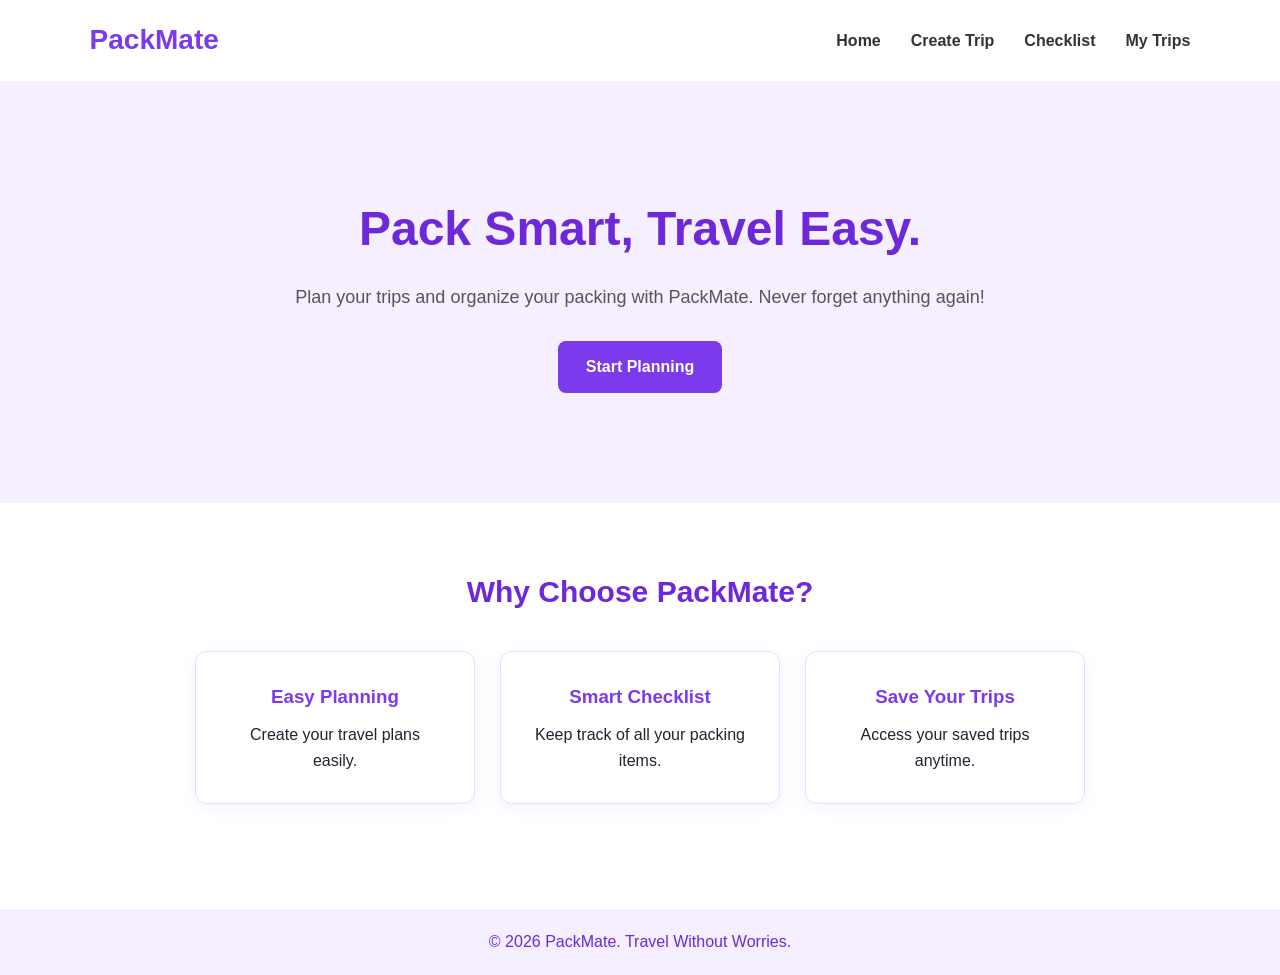
<file: index.html>
<!DOCTYPE html>
<html lang="en">

<head>
    <meta charset="UTF-8">
    <meta name="viewport" content="width=device-width, initial-scale=1.0">

    <title>PackMate - Smart Travel Planner</title>

    <link rel="stylesheet" href="style.css">
</head>

<body>

    <!-- Navigation Bar -->
    <header>
        <nav>
            <h2>PackMate</h2>

            <ul>
                <li><a href="index.html">Home</a></li>
                <li><a href="trip.html">Create Trip</a></li>
                <li><a href="checklist.html">Checklist</a></li>
                <li><a href="mytrips.html">My Trips</a></li>
            </ul>
        </nav>
    </header>

    <!-- Hero Section -->
    <main>
        <section class="hero">

            <h1>Pack Smart, Travel Easy.</h1>

            <p>
                Plan your trips and organize your packing
                with PackMate. Never forget anything again!
            </p>

            <a href="trip.html" class="btn">
                Start Planning
            </a>

        </section>
    </main>

    <!-- Features Section -->
    <section class="features">

        <h2>Why Choose PackMate?</h2>

        <div class="feature-container">

            <div class="feature-card">
                <h3>Easy Planning</h3>
                <p>Create your travel plans easily.</p>
            </div>

            <div class="feature-card">
                <h3>Smart Checklist</h3>
                <p>Keep track of all your packing items.</p>
            </div>

            <div class="feature-card">
                <h3>Save Your Trips</h3>
                <p>Access your saved trips anytime.</p>
            </div>

        </div>

    </section>

    <!-- Footer -->
    <footer>
        <p>© 2026 PackMate. Travel Without Worries.</p>
    </footer>
<script src="script.js"></script>
</body>
</body>
</html>
</file>
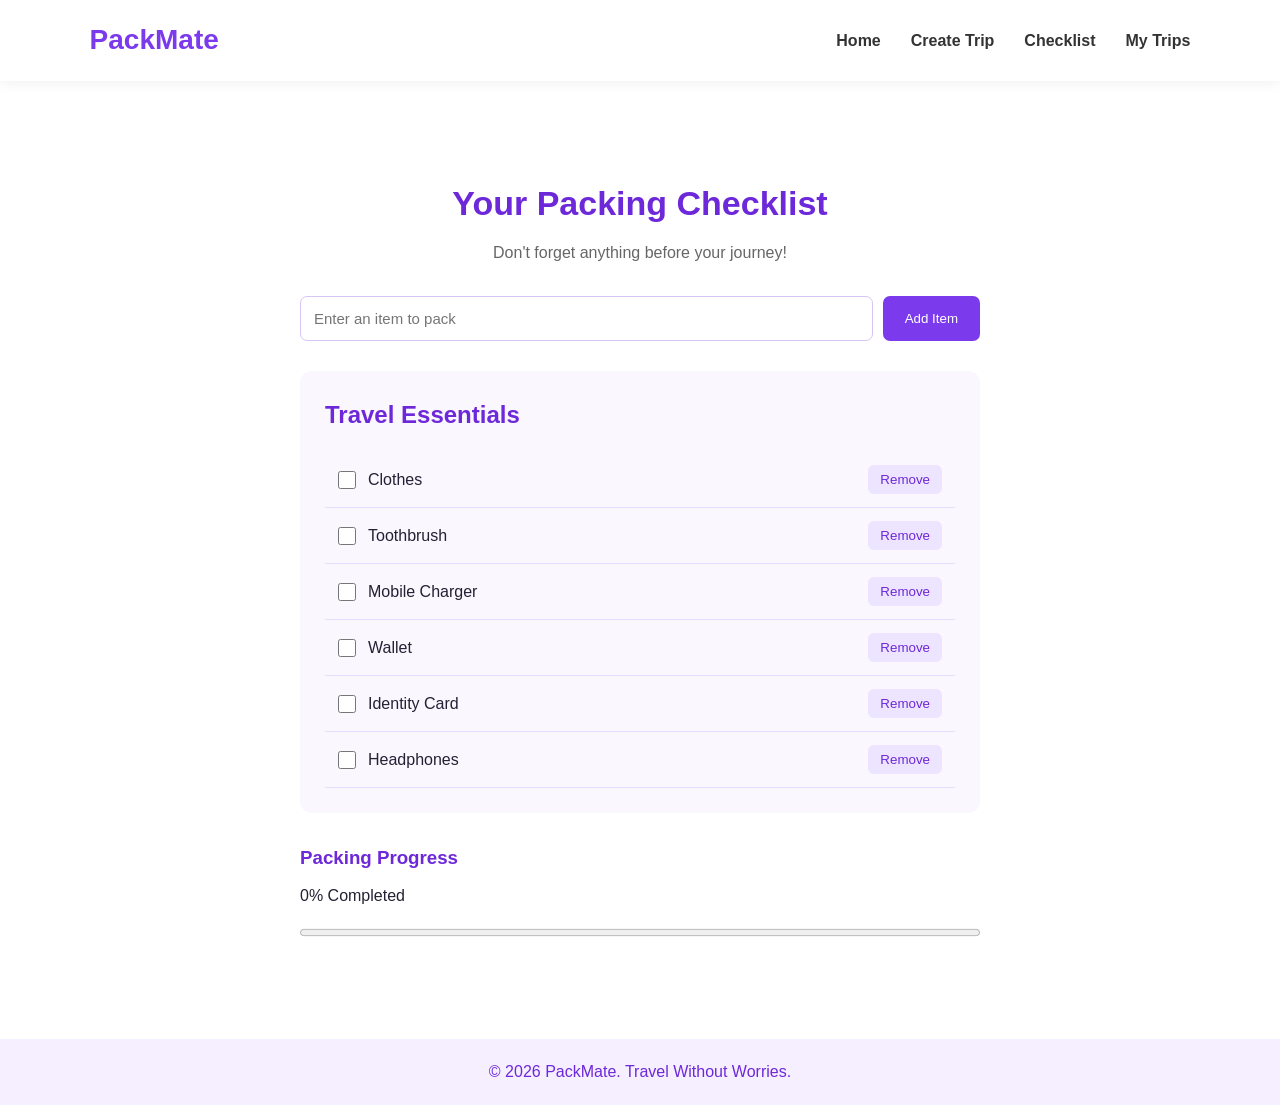
<file: checklist.html>
<!DOCTYPE html>
<html lang="en">

<head>
    <meta charset="UTF-8">
    <meta name="viewport" content="width=device-width, initial-scale=1.0">

    <title>Packing Checklist - PackMate</title>

    <link rel="stylesheet" href="style.css">
</head>

<body>

    <!-- Navigation Bar -->
    <header>
        <nav>
            <h2>PackMate</h2>

            <ul>
                <li><a href="index.html">Home</a></li>
                <li><a href="trip.html">Create Trip</a></li>
                <li><a href="checklist.html">Checklist</a></li>
                <li><a href="mytrips.html">My Trips</a></li>
            </ul>
        </nav>
    </header>

    <!-- Checklist Section -->
    <main>

        <section class="checklist-section">

            <h1>Your Packing Checklist</h1>

            <p>Don't forget anything before your journey!</p>

            <!-- Add Item Form -->
            <div class="add-item">

                <input type="text" id="itemInput"
                    placeholder="Enter an item to pack">

                <button type="button" id="addButton">
                    Add Item
                </button>

            </div>

            <!-- Packing Categories -->
            <div class="packing-list">

                <h2>Travel Essentials</h2>

                <ul id="itemList">

                    <li>
                        <input type="checkbox">
                        <span>Clothes</span>
                    </li>

                    <li>
                        <input type="checkbox">
                        <span>Toothbrush</span>
                    </li>

                    <li>
                        <input type="checkbox">
                        <span>Mobile Charger</span>
                    </li>

                    <li>
                        <input type="checkbox">
                        <span>Wallet</span>
                    </li>

                    <li>
                        <input type="checkbox">
                        <span>Identity Card</span>
                    </li>

                    <li>
                        <input type="checkbox">
                        <span>Headphones</span>
                    </li>

                </ul>

            </div>

            <!-- Progress Section -->
            <div class="progress-section">

                <h3>Packing Progress</h3>

                <p id="progressText">0% Completed</p>

                <progress id="packingProgress"
                    value="0" max="100">
                </progress>

            </div>

        </section>

    </main>

    <!-- Footer -->
    <footer>
        <p>© 2026 PackMate. Travel Without Worries.</p>
    </footer>
<script src="script.js"></script>
</body>
</body>
</html>
</file>
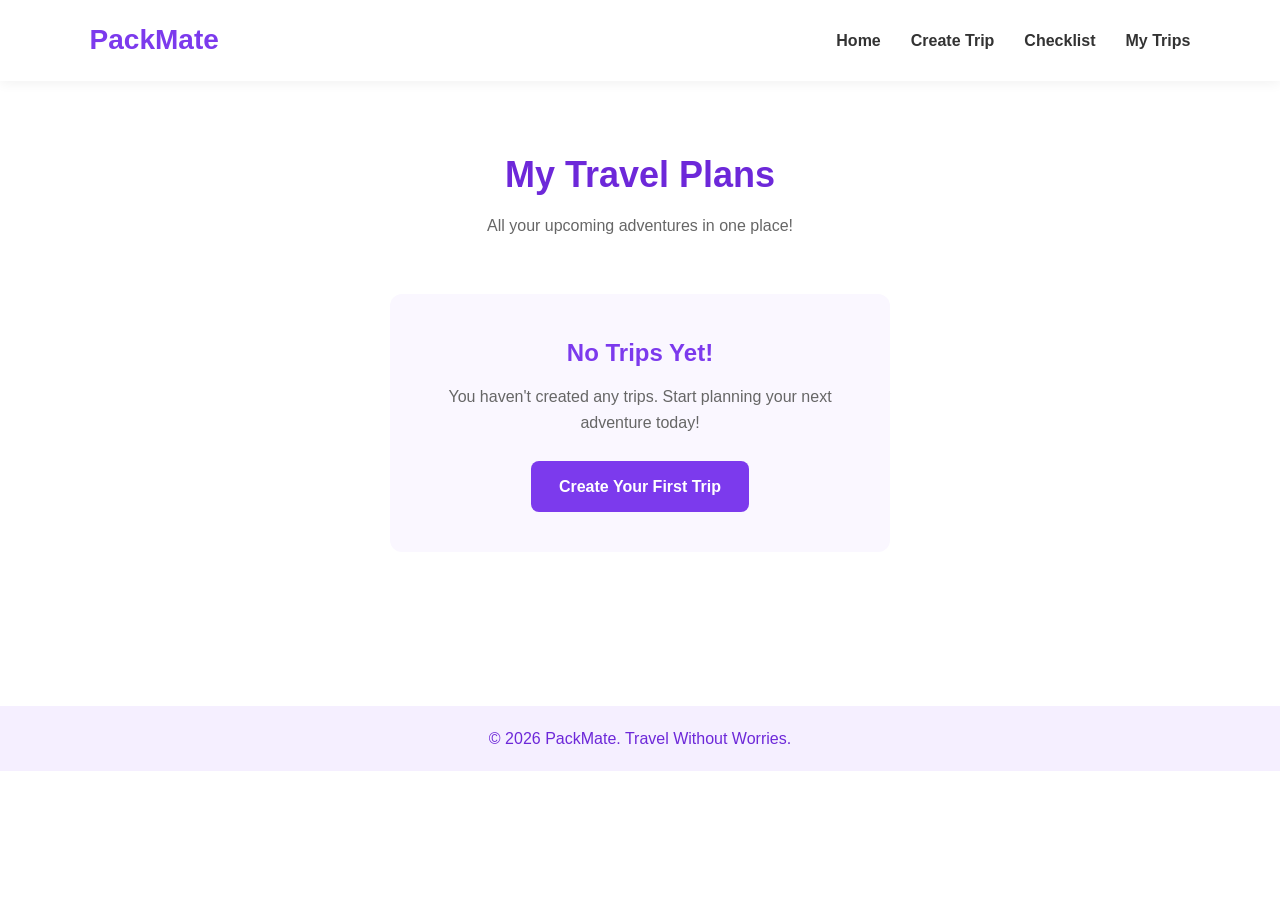
<file: mytrips.html>
<!DOCTYPE html>
<html lang="en">

<head>
    <meta charset="UTF-8">
    <meta name="viewport" content="width=device-width, initial-scale=1.0">

    <title>My Trips - PackMate</title>

    <link rel="stylesheet" href="style.css">
</head>

<body>

    <!-- Navigation Bar -->
    <header>
        <nav>
            <h2>PackMate</h2>

            <ul>
                <li><a href="index.html">Home</a></li>
                <li><a href="trip.html">Create Trip</a></li>
                <li><a href="checklist.html">Checklist</a></li>
                <li><a href="mytrips.html">My Trips</a></li>
            </ul>
        </nav>
    </header>

    <!-- My Trips Section -->
    <main>

        <section class="mytrips-section">

            <h1>My Travel Plans</h1>

            <p>All your upcoming adventures in one place!</p>

            <!-- Trip Cards -->
            <div class="trip-container" id="tripContainer">

                <!-- Trips will be displayed here using JavaScript -->

            </div>

            <!-- Empty Message -->
            <div class="empty-message" id="emptyMessage">

                <h2>No Trips Yet!</h2>

                <p>
                    You haven't created any trips.
                    Start planning your next adventure today!
                </p>

                <a href="trip.html" class="btn">
                    Create Your First Trip
                </a>

            </div>

        </section>

    </main>

    <!-- Footer -->
    <footer>
        <p>© 2026 PackMate. Travel Without Worries.</p>
    </footer>
<script src="script.js"></script>
</body>
</body>
</html>
</file>
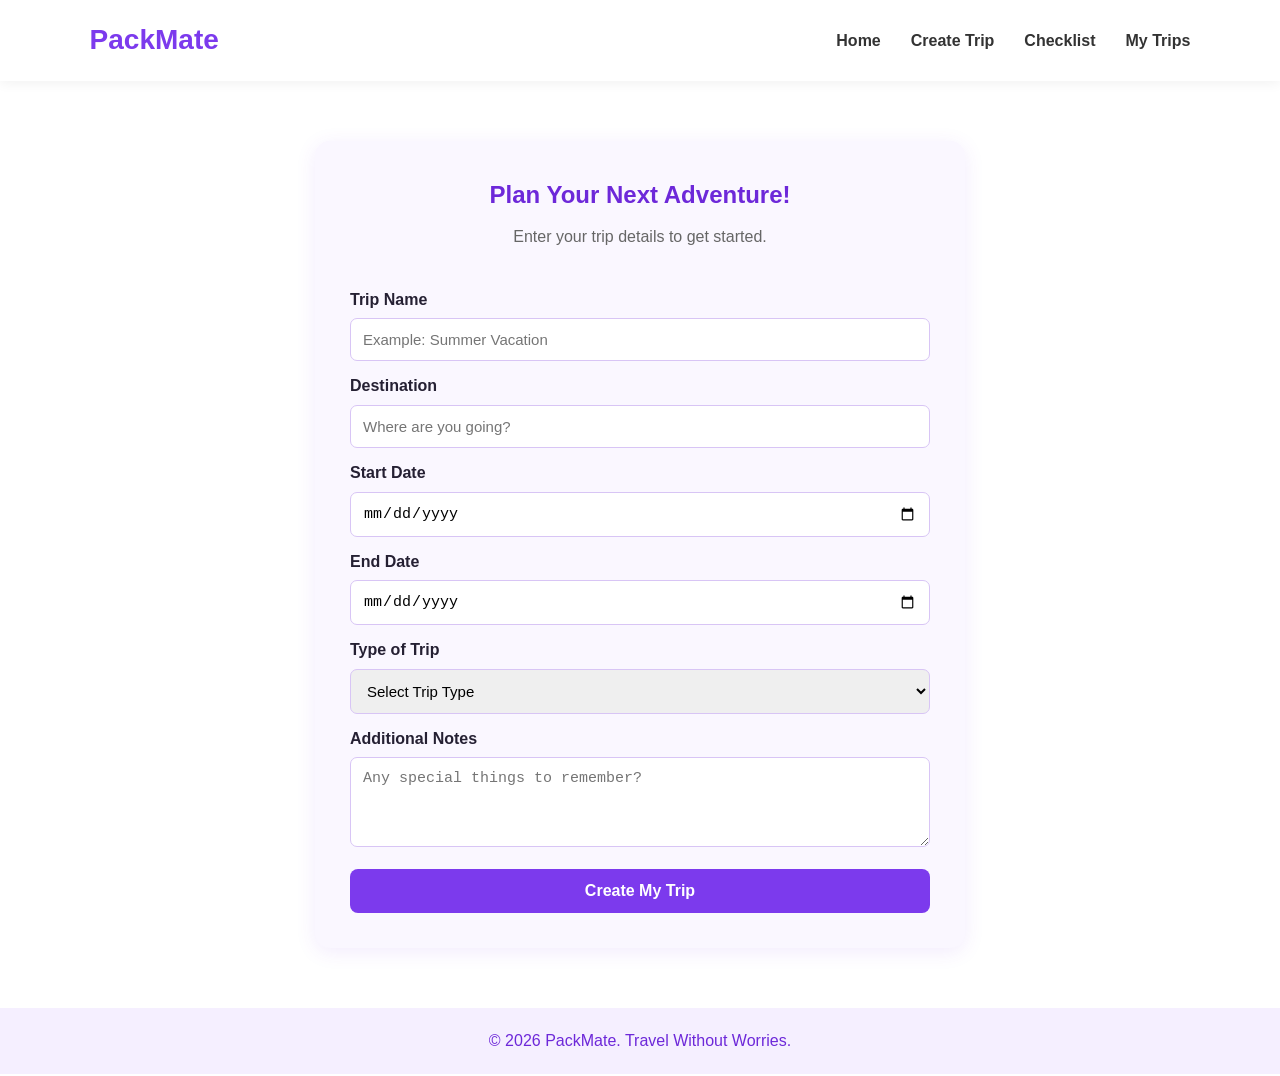
<file: trip.html>
<!DOCTYPE html>
<html lang="en">

<head>
    <meta charset="UTF-8">
    <meta name="viewport" content="width=device-width, initial-scale=1.0">

    <title>Create Trip - PackMate</title>

    <link rel="stylesheet" href="style.css">
</head>

<body>

    <!-- Navigation Bar -->
    <header>
        <nav>
            <h2>PackMate</h2>

            <ul>
                <li><a href="index.html">Home</a></li>
                <li><a href="trip.html">Create Trip</a></li>
                <li><a href="checklist.html">Checklist</a></li>
                <li><a href="mytrips.html">My Trips</a></li>
            </ul>
        </nav>
    </header>

    <!-- Create Trip Section -->
    <main>

        <section class="trip-section">

            <h1>Plan Your Next Adventure!</h1>

            <p>Enter your trip details to get started.</p>

            <form id="tripForm">

                <label for="tripName">Trip Name</label>
                <input type="text" id="tripName"
                    placeholder="Example: Summer Vacation" required>

                <label for="destination">Destination</label>
                <input type="text" id="destination"
                    placeholder="Where are you going?" required>

                <label for="startDate">Start Date</label>
                <input type="date" id="startDate" required>

                <label for="endDate">End Date</label>
                <input type="date" id="endDate" required>

                <label for="travelType">Type of Trip</label>

                <select id="travelType" required>
                    <option value="">Select Trip Type</option>
                    <option value="Adventure">Adventure</option>
                    <option value="Family Vacation">Family Vacation</option>
                    <option value="Solo Trip">Solo Trip</option>
                    <option value="Business Trip">Business Trip</option>
                    <option value="Friends Trip">Friends Trip</option>
                </select>

                <label for="notes">Additional Notes</label>
                <textarea id="notes"
                    placeholder="Any special things to remember?"></textarea>

                <button type="submit">Create My Trip</button>

            </form>

        </section>

    </main>

    <!-- Footer -->
    <footer>
        <p>© 2026 PackMate. Travel Without Worries.</p>
    </footer>
<script src="script.js"></script>
</body>
</body>
</html>
</file>
<file: style.css>
/* ===== GENERAL STYLING ===== */

* {
    margin: 0;
    padding: 0;
    box-sizing: border-box;
}

body {
    font-family: Arial, sans-serif;
    background-color: #ffffff;
    color: #252033;
    line-height: 1.6;
}


/* ===== NAVIGATION BAR ===== */

header {
    background-color: #ffffff;
    padding: 18px 7%;
    box-shadow: 0 2px 12px rgba(0, 0, 0, 0.06);
}

nav {
    display: flex;
    justify-content: space-between;
    align-items: center;
}

nav h2 {
    color: #7c3aed;
    font-size: 28px;
}

nav ul {
    display: flex;
    list-style: none;
    gap: 30px;
}

nav ul li a {
    text-decoration: none;
    color: #333333;
    font-weight: 600;
    transition: 0.3s;
}

nav ul li a:hover {
    color: #7c3aed;
}


/* ===== HOME PAGE ===== */

.hero {
    text-align: center;
    padding: 110px 20px;
    background-color: #f5efff;
}

.hero h1 {
    font-size: 48px;
    color: #6d28d9;
    margin-bottom: 15px;
}

.hero p {
    font-size: 18px;
    color: #555555;
    margin-bottom: 30px;
}

.btn {
    display: inline-block;
    background-color: #7c3aed;
    color: white;
    padding: 13px 28px;
    border-radius: 8px;
    text-decoration: none;
    font-weight: bold;
    transition: 0.3s;
}

.btn:hover {
    background-color: #5b21b6;
    transform: translateY(-3px);
}


/* ===== FEATURES SECTION ===== */

.features {
    padding: 65px 7%;
    text-align: center;
}

.features h2 {
    font-size: 30px;
    margin-bottom: 35px;
    color: #6d28d9;
}

.feature-container {
    display: flex;
    justify-content: center;
    gap: 25px;
    flex-wrap: wrap;
}

.feature-card {
    background-color: #ffffff;
    border: 1px solid #eadcff;
    padding: 30px;
    width: 280px;
    border-radius: 12px;
    box-shadow: 0 4px 15px rgba(124, 58, 237, 0.08);
    transition: 0.3s;
}

.feature-card:hover {
    transform: translateY(-5px);
}

.feature-card h3 {
    color: #7c3aed;
    margin-bottom: 10px;
}


/* ===== CREATE TRIP PAGE ===== */

.trip-section {
    max-width: 650px;
    margin: 60px auto;
    padding: 35px;
    background-color: #faf7ff;
    border-radius: 15px;
    box-shadow: 0 4px 20px rgba(124, 58, 237, 0.1);
}

.trip-section h1 {
    text-align: center;
    color: #6d28d9;
    margin-bottom: 10px;
}

.trip-section p {
    text-align: center;
    margin-bottom: 25px;
    color: #666666;
}

form {
    display: flex;
    flex-direction: column;
}

form label {
    font-weight: bold;
    margin: 12px 0 6px;
}

form input,
form select,
form textarea {
    padding: 12px;
    border: 1px solid #d8c5f5;
    border-radius: 7px;
    font-size: 15px;
    outline: none;
}

form input:focus,
form select:focus,
form textarea:focus {
    border-color: #7c3aed;
}

form textarea {
    min-height: 90px;
    resize: vertical;
}

form button {
    margin-top: 22px;
    padding: 13px;
    background-color: #7c3aed;
    color: white;
    border: none;
    border-radius: 8px;
    font-size: 16px;
    font-weight: bold;
    cursor: pointer;
    transition: 0.3s;
}

form button:hover {
    background-color: #5b21b6;
}


/* ===== CHECKLIST PAGE ===== */

.checklist-section {
    max-width: 750px;
    margin: 60px auto;
    padding: 35px;
}

.checklist-section h1 {
    color: #6d28d9;
    text-align: center;
    font-size: 34px;
}

.checklist-section > p {
    text-align: center;
    color: #666666;
    margin: 10px 0 30px;
}

.add-item {
    display: flex;
    gap: 10px;
    margin-bottom: 30px;
}

.add-item input {
    flex: 1;
    padding: 13px;
    border: 1px solid #d8c5f5;
    border-radius: 7px;
    font-size: 15px;
}

.add-item button {
    background-color: #7c3aed;
    color: white;
    border: none;
    padding: 12px 22px;
    border-radius: 7px;
    cursor: pointer;
}

.packing-list {
    background-color: #faf7ff;
    padding: 25px;
    border-radius: 12px;
}

.packing-list h2 {
    color: #6d28d9;
    margin-bottom: 18px;
}

.packing-list ul {
    list-style: none;
}

.packing-list li {
    display: flex;
    align-items: center;
    gap: 12px;
    padding: 13px;
    border-bottom: 1px solid #eadcff;
}

.packing-list input[type="checkbox"] {
    accent-color: #7c3aed;
    width: 18px;
    height: 18px;
    cursor: pointer;
}

.packing-list li span {
    flex: 1;
}

.progress-section {
    margin-top: 30px;
}

.progress-section h3 {
    color: #6d28d9;
}

.progress-section p {
    margin: 10px 0;
}

progress {
    width: 100%;
    height: 15px;
    accent-color: #7c3aed;
}


/* ===== MY TRIPS PAGE ===== */

.mytrips-section {
    min-height: 65vh;
    padding: 65px 7%;
    text-align: center;
}

.mytrips-section h1 {
    color: #6d28d9;
    font-size: 36px;
}

.mytrips-section > p {
    color: #666666;
    margin: 10px 0 35px;
}

.trip-container {
    display: flex;
    justify-content: center;
    flex-wrap: wrap;
    gap: 20px;
}

.empty-message {
    background-color: #faf7ff;
    max-width: 500px;
    margin: 20px auto;
    padding: 40px 25px;
    border-radius: 12px;
}

.empty-message h2 {
    color: #7c3aed;
    margin-bottom: 12px;
}

.empty-message p {
    margin-bottom: 25px;
    color: #666666;
}


/* ===== FOOTER ===== */

footer {
    background-color: #f5efff;
    text-align: center;
    padding: 20px;
    color: #6d28d9;
    margin-top: 40px;
}


/* ===== RESPONSIVE DESIGN ===== */

@media (max-width: 650px) {

    nav {
        flex-direction: column;
        gap: 15px;
    }

    nav ul {
        gap: 12px;
        flex-wrap: wrap;
        justify-content: center;
    }

    .hero h1 {
        font-size: 32px;
    }

    .hero p {
        font-size: 16px;
    }

    .trip-section {
        margin: 25px 15px;
        padding: 22px;
    }

    .checklist-section {
        margin: 25px 10px;
        padding: 20px;
    }

    .add-item {
        flex-direction: column;
    }

    .feature-card {
        width: 100%;
    }
}

.packing-list li button {
    background-color: #ede4ff;
    color: #6d28d9;
    border: none;
    padding: 7px 12px;
    border-radius: 6px;
    cursor: pointer;
}

.packing-list li button:hover {
    background-color: #ddd0ff;
}
</file>
